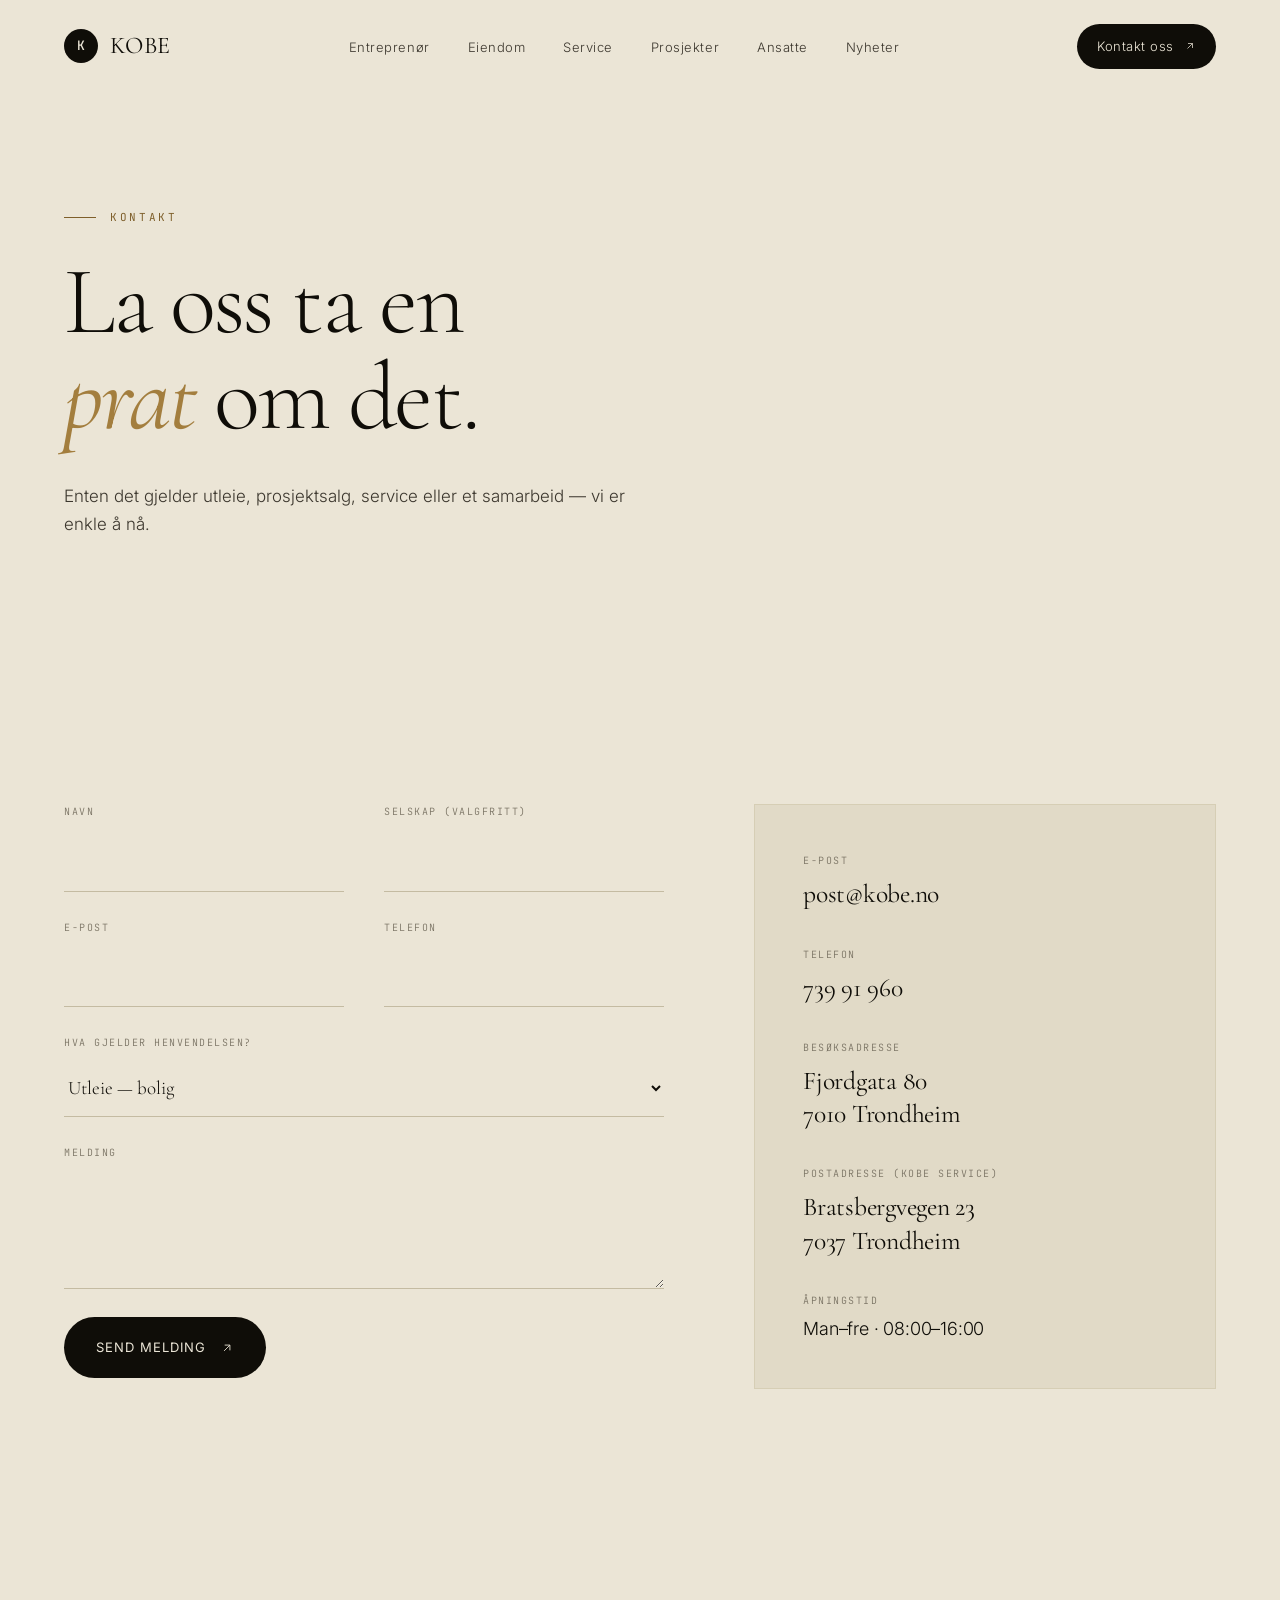
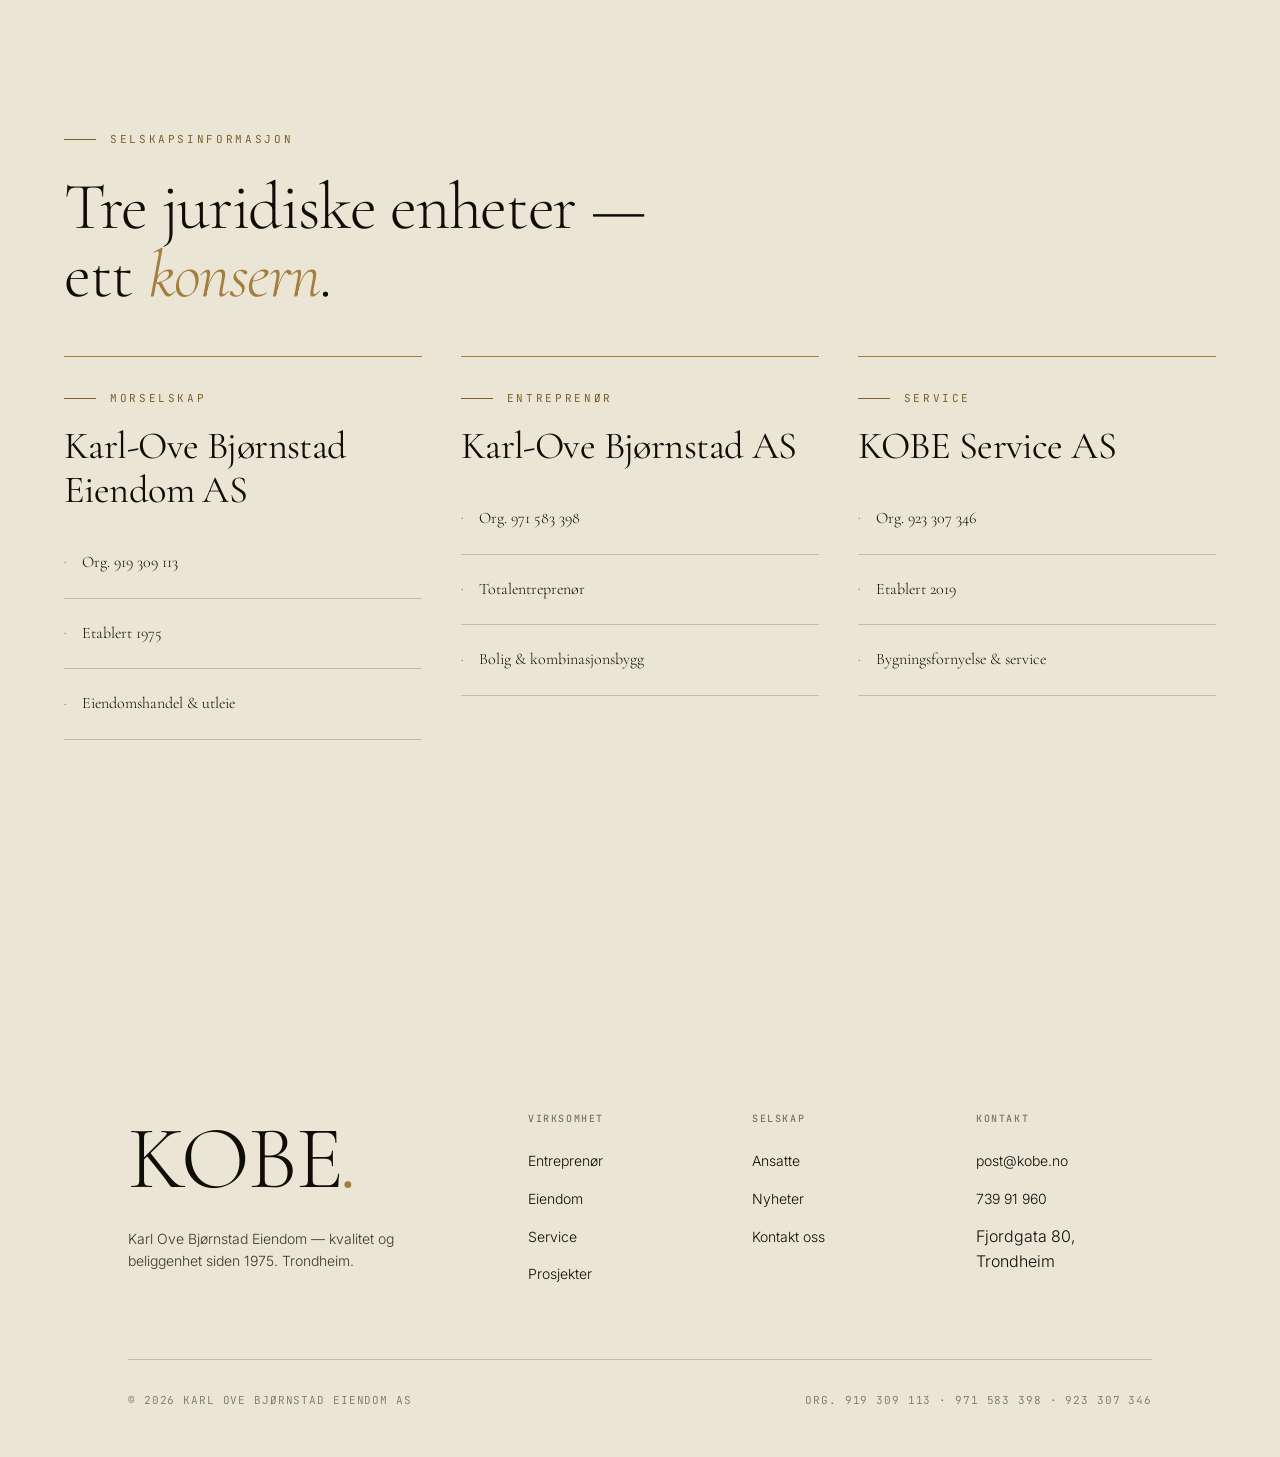
<file: kontakt.html>
<!DOCTYPE html>
<html lang="nb">
<head>
  <meta charset="UTF-8" />
  <meta name="viewport" content="width=device-width, initial-scale=1.0" />
  <title>Kontakt oss — KOBE</title>
  <meta name="description" content="Ta kontakt med Karl Ove Bjørnstad Eiendom. Besøk oss på Fjordgata 80, ring 739 91 960 eller send e-post." />
  <link rel="preconnect" href="https://fonts.googleapis.com" />
  <link rel="preconnect" href="https://fonts.gstatic.com" crossorigin />
  <link href="https://fonts.googleapis.com/css2?family=Cormorant+Garamond:ital,wght@0,300;0,400;0,500;1,300;1,400&family=Inter:wght@300;400;500&family=JetBrains+Mono:wght@400;500&display=swap" rel="stylesheet" />
  <link rel="stylesheet" href="assets/css/styles.css" />
  <link rel="icon" href="data:image/svg+xml,%3Csvg xmlns='http://www.w3.org/2000/svg' viewBox='0 0 32 32'%3E%3Crect width='32' height='32' rx='16' fill='%230f0d08'/%3E%3Ctext x='50%25' y='58%25' text-anchor='middle' dominant-baseline='middle' font-family='serif' font-size='14' fill='%23ebe5d6'%3EK%3C/text%3E%3C/svg%3E" />
</head>
<body>
  <div class="scroll-progress"></div>

  <header class="nav">
    <a href="index.html" class="nav__logo"><span class="mark">K</span><span>KOBE</span></a>
    <nav><ul class="nav__links">
      <li><a href="entreprenor.html">Entreprenør</a></li>
      <li><a href="eiendom.html">Eiendom</a></li>
      <li><a href="service.html">Service</a></li>
      <li><a href="prosjekter.html">Prosjekter</a></li>
      <li><a href="ansatte.html">Ansatte</a></li>
      <li><a href="nyheter.html">Nyheter</a></li>
    </ul></nav>
    <a href="kontakt.html" class="nav__cta is-active">Kontakt oss
      <svg viewBox="0 0 24 24" fill="none" stroke="currentColor" stroke-width="1.5"><path d="M7 17L17 7M17 7H8M17 7V16"/></svg>
    </a>
    <button class="nav__burger" aria-label="Åpne meny"><span></span></button>
  </header>

  <div class="menu"><ul class="menu__links">
    <li><a href="index.html">Hjem</a></li>
    <li><a href="entreprenor.html">Entreprenør</a></li>
    <li><a href="eiendom.html">Eiendom</a></li>
    <li><a href="service.html">Service</a></li>
    <li><a href="prosjekter.html">Prosjekter</a></li>
    <li><a href="ansatte.html">Ansatte</a></li>
    <li><a href="nyheter.html">Nyheter</a></li>
    <li><a href="kontakt.html">Kontakt oss</a></li>
  </ul>
  <div class="menu__foot"><span>post@kobe.no · 739 91 960</span><span>Fjordgata 80, Trondheim</span></div>
  </div>

  <main>
    <section class="page-hero wrap">
      <div class="fade-up">
        <span class="eyebrow page-hero__eyebrow">Kontakt</span>
        <h1 class="h1 display">La oss ta en<br/><em>prat</em> om det.</h1>
        <p class="lead" style="margin-top:30px">Enten det gjelder utleie, prosjektsalg, service eller et samarbeid — vi er enkle å nå.</p>
      </div>
    </section>

    <section class="wrap">
      <div class="contact">
        <div class="fade-up">
          <form class="form-grid" onsubmit="event.preventDefault(); alert('Takk for din henvendelse! Vi tar kontakt snart.');">
            <div class="form-row">
              <label for="name">Navn</label>
              <input id="name" type="text" required />
            </div>
            <div class="form-row">
              <label for="company">Selskap (valgfritt)</label>
              <input id="company" type="text" />
            </div>
            <div class="form-row">
              <label for="email">E-post</label>
              <input id="email" type="email" required />
            </div>
            <div class="form-row">
              <label for="phone">Telefon</label>
              <input id="phone" type="tel" />
            </div>
            <div class="form-row full">
              <label for="topic">Hva gjelder henvendelsen?</label>
              <select id="topic">
                <option>Utleie — bolig</option>
                <option>Utleie — næring</option>
                <option>Prosjekt for salg</option>
                <option>Service / vedlikehold</option>
                <option>Totalentreprise / samarbeid</option>
                <option>Annet</option>
              </select>
            </div>
            <div class="form-row full">
              <label for="message">Melding</label>
              <textarea id="message" required></textarea>
            </div>
            <div class="full">
              <button type="submit" class="btn">Send melding
                <svg class="btn__arrow" viewBox="0 0 24 24" fill="none" stroke="currentColor" stroke-width="1.5"><path d="M7 17L17 7M17 7H8M17 7V16"/></svg>
              </button>
            </div>
          </form>
        </div>

        <aside class="contact__card fade-up">
          <div class="contact__row">
            <small>E-post</small>
            <a href="mailto:post@kobe.no">post@kobe.no</a>
          </div>
          <div class="contact__row">
            <small>Telefon</small>
            <a href="tel:+4773991960">739 91 960</a>
          </div>
          <div class="contact__row">
            <small>Besøksadresse</small>
            <span>Fjordgata 80<br/>7010 Trondheim</span>
          </div>
          <div class="contact__row">
            <small>Postadresse (KOBE Service)</small>
            <span>Bratsbergvegen 23<br/>7037 Trondheim</span>
          </div>
          <div class="contact__row">
            <small>Åpningstid</small>
            <span style="font-size:18px; font-family:var(--f-sans); font-weight:300;">Man–fre · 08:00–16:00</span>
          </div>
        </aside>
      </div>
    </section>

    <section class="wrap">
      <div class="fade-up">
        <span class="eyebrow">Selskapsinformasjon</span>
        <h2 class="h2" style="margin-top:24px; margin-bottom:48px">Tre juridiske enheter —<br/>ett <em style="color:var(--gold); font-style:italic;">konsern</em>.</h2>
      </div>
      <div class="grid grid-3 fade-up">
        <div style="border-top:1px solid var(--gold); padding-top:24px;">
          <span class="eyebrow">Morselskap</span>
          <h3 class="h3" style="margin-top:16px; margin-bottom:16px">Karl-Ove Bjørnstad Eiendom AS</h3>
          <ul class="ticker-list" style="grid-template-columns: 1fr;">
            <li>Org. 919 309 113</li>
            <li>Etablert 1975</li>
            <li>Eiendomshandel &amp; utleie</li>
          </ul>
        </div>
        <div style="border-top:1px solid var(--gold); padding-top:24px;">
          <span class="eyebrow">Entreprenør</span>
          <h3 class="h3" style="margin-top:16px; margin-bottom:16px">Karl-Ove Bjørnstad AS</h3>
          <ul class="ticker-list" style="grid-template-columns: 1fr;">
            <li>Org. 971 583 398</li>
            <li>Totalentreprenør</li>
            <li>Bolig &amp; kombinasjonsbygg</li>
          </ul>
        </div>
        <div style="border-top:1px solid var(--gold); padding-top:24px;">
          <span class="eyebrow">Service</span>
          <h3 class="h3" style="margin-top:16px; margin-bottom:16px">KOBE Service AS</h3>
          <ul class="ticker-list" style="grid-template-columns: 1fr;">
            <li>Org. 923 307 346</li>
            <li>Etablert 2019</li>
            <li>Bygningsfornyelse &amp; service</li>
          </ul>
        </div>
      </div>
    </section>
  </main>

  <footer class="footer"><div class="wrap">
    <div class="footer__grid">
      <div><div class="footer__brand">KOBE<em>.</em></div><p style="max-width:36ch; font-size:14px;">Karl Ove Bjørnstad Eiendom — kvalitet og beliggenhet siden 1975. Trondheim.</p></div>
      <div><h4>Virksomhet</h4><ul><li><a href="entreprenor.html">Entreprenør</a></li><li><a href="eiendom.html">Eiendom</a></li><li><a href="service.html">Service</a></li><li><a href="prosjekter.html">Prosjekter</a></li></ul></div>
      <div><h4>Selskap</h4><ul><li><a href="ansatte.html">Ansatte</a></li><li><a href="nyheter.html">Nyheter</a></li><li><a href="kontakt.html">Kontakt oss</a></li></ul></div>
      <div><h4>Kontakt</h4><ul><li><a href="mailto:post@kobe.no">post@kobe.no</a></li><li><a href="tel:+4773991960">739 91 960</a></li><li>Fjordgata 80, Trondheim</li></ul></div>
    </div>
    <div class="footer__bottom"><span>© <span data-year>2026</span> Karl Ove Bjørnstad Eiendom AS</span><span>Org. 919 309 113 · 971 583 398 · 923 307 346</span></div>
  </div></footer>

  <script src="assets/js/main.js"></script>
</body>
</html>
</file>
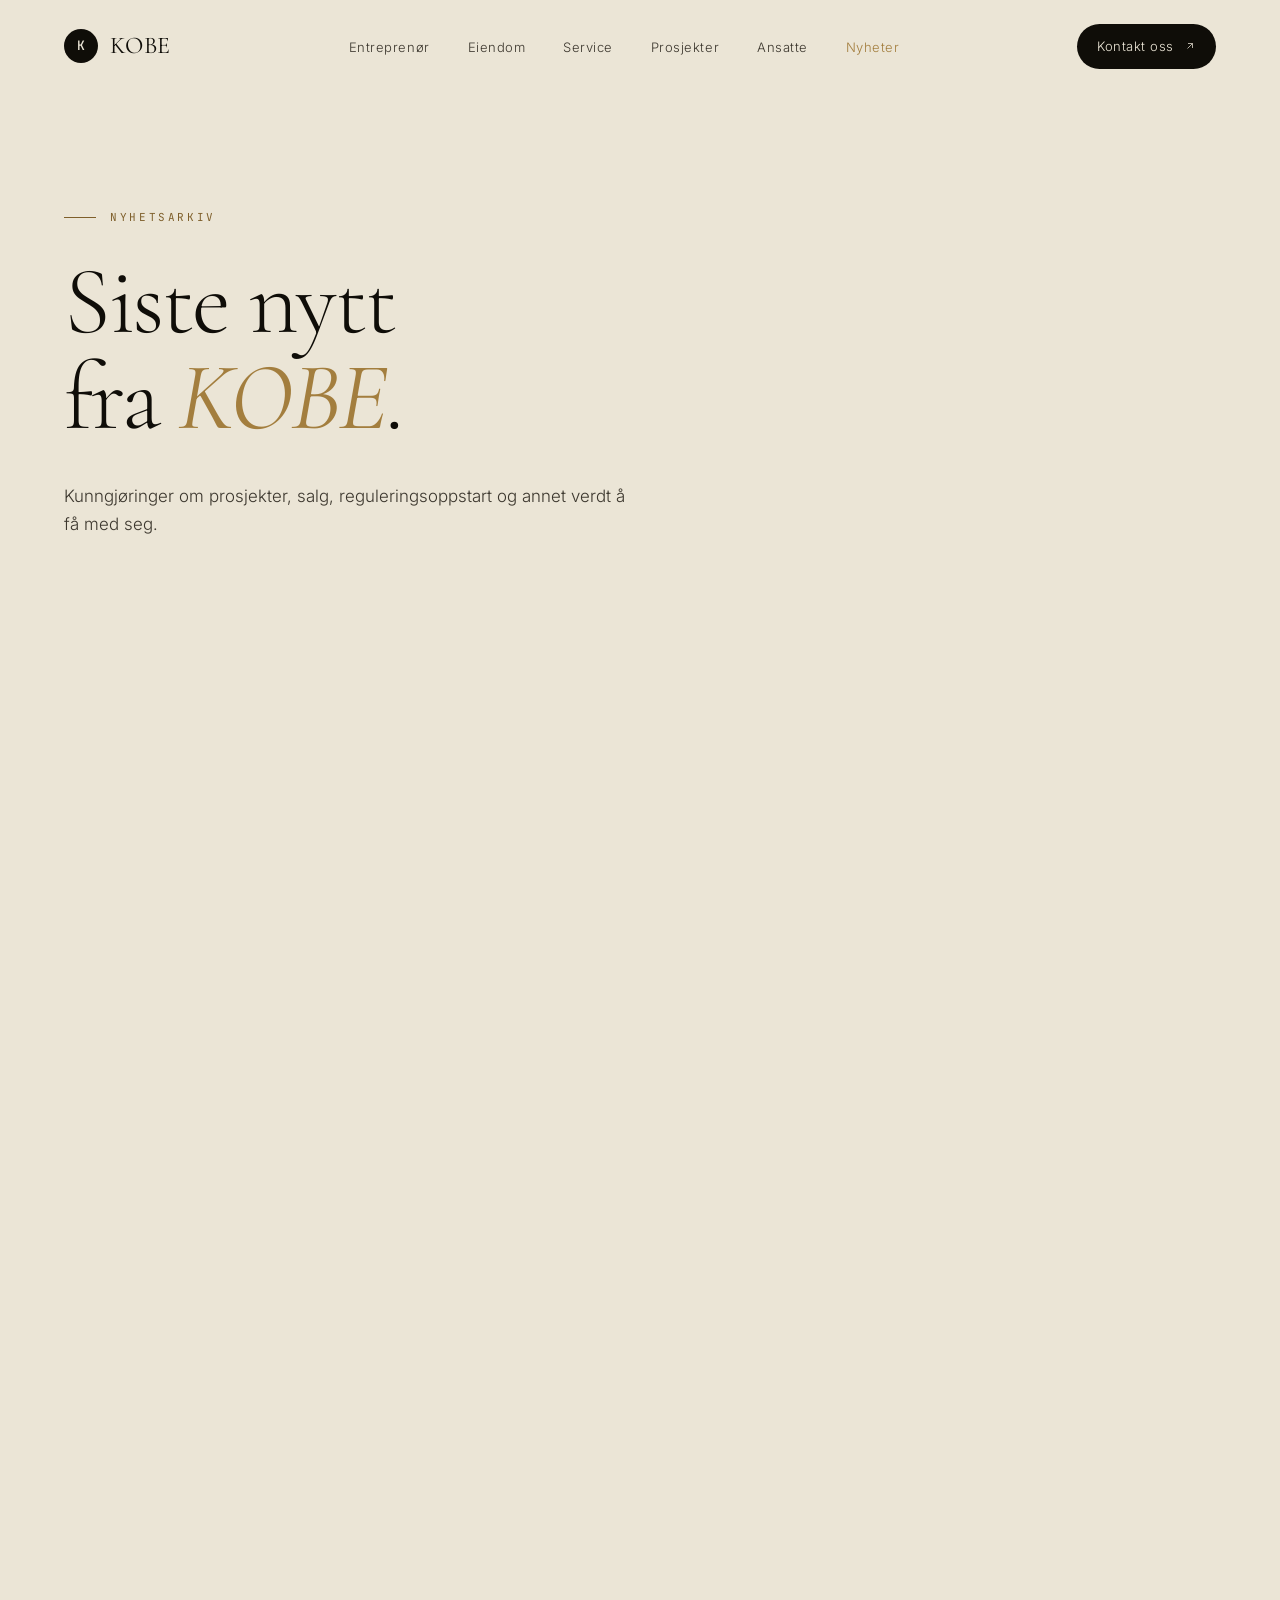
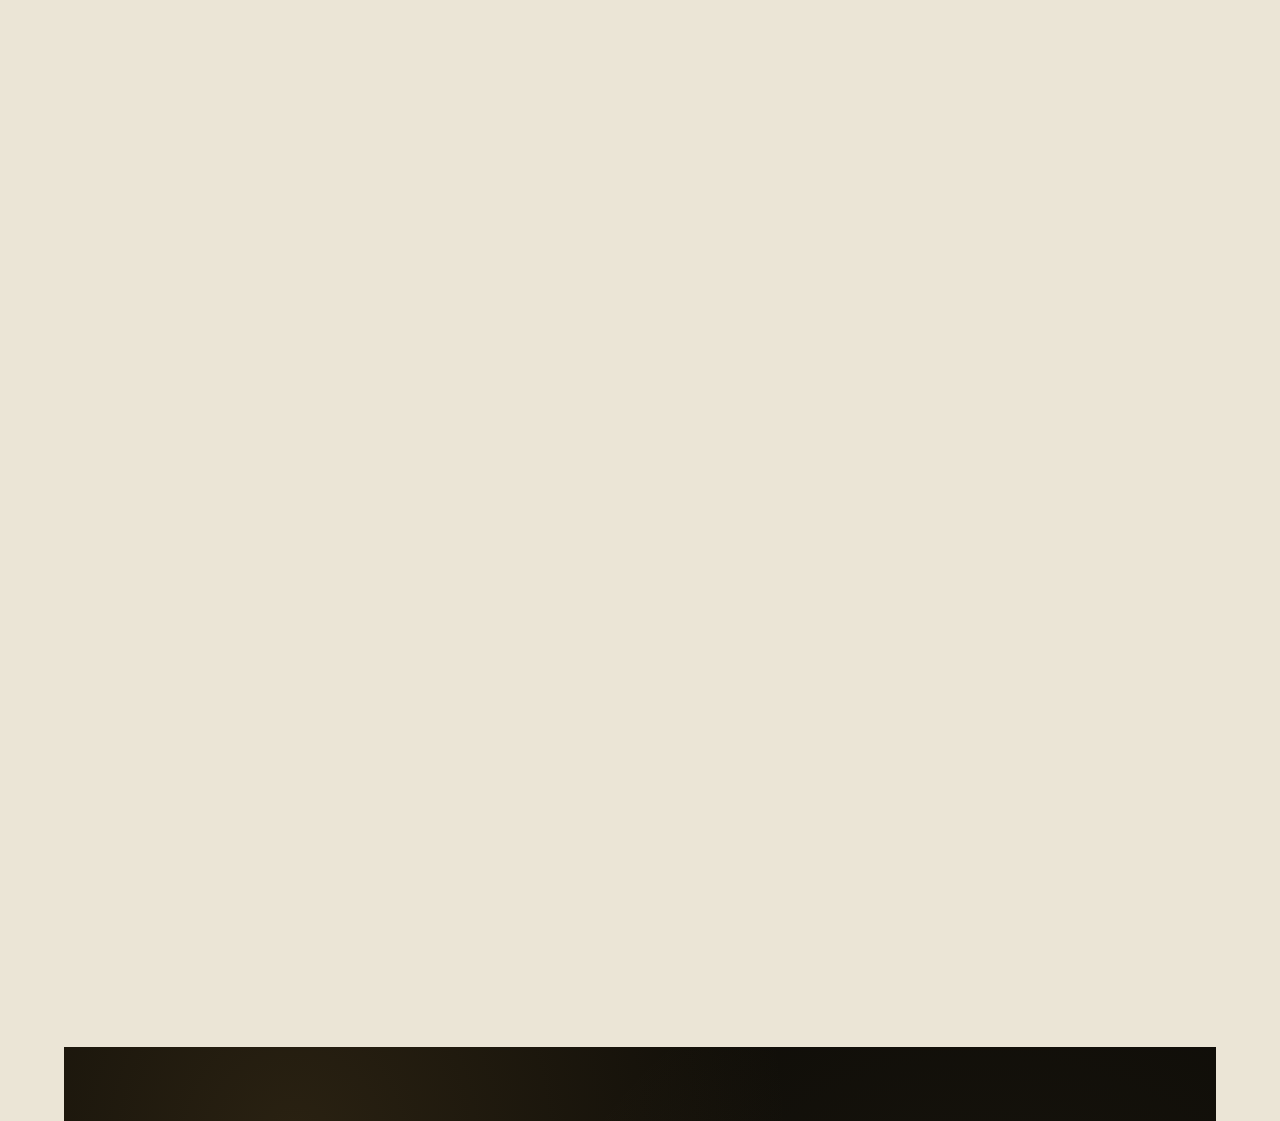
<file: nyheter.html>
<!DOCTYPE html>
<html lang="nb">
<head>
  <meta charset="UTF-8" />
  <meta name="viewport" content="width=device-width, initial-scale=1.0" />
  <title>Nyheter — KOBE</title>
  <meta name="description" content="Siste nytt fra Karl Ove Bjørnstad Eiendom." />
  <link rel="preconnect" href="https://fonts.googleapis.com" />
  <link rel="preconnect" href="https://fonts.gstatic.com" crossorigin />
  <link href="https://fonts.googleapis.com/css2?family=Cormorant+Garamond:ital,wght@0,300;0,400;0,500;1,300;1,400&family=Inter:wght@300;400;500&family=JetBrains+Mono:wght@400;500&display=swap" rel="stylesheet" />
  <link rel="stylesheet" href="assets/css/styles.css" />
  <link rel="icon" href="data:image/svg+xml,%3Csvg xmlns='http://www.w3.org/2000/svg' viewBox='0 0 32 32'%3E%3Crect width='32' height='32' rx='16' fill='%230f0d08'/%3E%3Ctext x='50%25' y='58%25' text-anchor='middle' dominant-baseline='middle' font-family='serif' font-size='14' fill='%23ebe5d6'%3EK%3C/text%3E%3C/svg%3E" />
</head>
<body>
  <div class="scroll-progress"></div>

  <header class="nav">
    <a href="index.html" class="nav__logo"><span class="mark">K</span><span>KOBE</span></a>
    <nav><ul class="nav__links">
      <li><a href="entreprenor.html">Entreprenør</a></li>
      <li><a href="eiendom.html">Eiendom</a></li>
      <li><a href="service.html">Service</a></li>
      <li><a href="prosjekter.html">Prosjekter</a></li>
      <li><a href="ansatte.html">Ansatte</a></li>
      <li><a href="nyheter.html" class="is-active">Nyheter</a></li>
    </ul></nav>
    <a href="kontakt.html" class="nav__cta">Kontakt oss
      <svg viewBox="0 0 24 24" fill="none" stroke="currentColor" stroke-width="1.5"><path d="M7 17L17 7M17 7H8M17 7V16"/></svg>
    </a>
    <button class="nav__burger" aria-label="Åpne meny"><span></span></button>
  </header>

  <div class="menu"><ul class="menu__links">
    <li><a href="index.html">Hjem</a></li>
    <li><a href="entreprenor.html">Entreprenør</a></li>
    <li><a href="eiendom.html">Eiendom</a></li>
    <li><a href="service.html">Service</a></li>
    <li><a href="prosjekter.html">Prosjekter</a></li>
    <li><a href="ansatte.html">Ansatte</a></li>
    <li><a href="nyheter.html">Nyheter</a></li>
    <li><a href="kontakt.html">Kontakt oss</a></li>
  </ul>
  <div class="menu__foot"><span>post@kobe.no · 739 91 960</span><span>Fjordgata 80, Trondheim</span></div>
  </div>

  <main>
    <section class="page-hero wrap">
      <div class="fade-up">
        <span class="eyebrow page-hero__eyebrow">Nyhetsarkiv</span>
        <h1 class="h1 display">Siste nytt<br/>fra <em>KOBE</em>.</h1>
        <p class="lead" style="margin-top:30px">Kunngjøringer om prosjekter, salg, reguleringsoppstart og annet verdt å få med seg.</p>
      </div>
    </section>

    <section class="wrap">
      <div class="fade-up">
        <a href="#" class="news__item">
          <span class="news__date">April 2026</span>
          <span class="news__tag">Prosjekt</span>
          <span class="news__title">Oppstart regulering — Nedre Møllenberg gate 99/101</span>
          <span class="news__arrow"><svg width="14" height="14" viewBox="0 0 24 24" fill="none" stroke="currentColor" stroke-width="1.5"><path d="M7 17L17 7M17 7H8M17 7V16"/></svg></span>
        </a>
        <a href="#" class="news__item">
          <span class="news__date">Mars 2026</span>
          <span class="news__tag">Salg</span>
          <span class="news__title">Via Rosendal — 40 nye leiligheter med treningssenter og offentlig park</span>
          <span class="news__arrow"><svg width="14" height="14" viewBox="0 0 24 24" fill="none" stroke="currentColor" stroke-width="1.5"><path d="M7 17L17 7M17 7H8M17 7V16"/></svg></span>
        </a>
        <a href="#" class="news__item">
          <span class="news__date">Februar 2026</span>
          <span class="news__tag">Service</span>
          <span class="news__title">KOBE Service styrker staben — nye fagarbeidere innen brannsikring</span>
          <span class="news__arrow"><svg width="14" height="14" viewBox="0 0 24 24" fill="none" stroke="currentColor" stroke-width="1.5"><path d="M7 17L17 7M17 7H8M17 7V16"/></svg></span>
        </a>
        <a href="#" class="news__item">
          <span class="news__date">Januar 2026</span>
          <span class="news__tag">Eiendom</span>
          <span class="news__title">Nye næringslokaler i sentrum — ledige for innflytting i løpet av våren</span>
          <span class="news__arrow"><svg width="14" height="14" viewBox="0 0 24 24" fill="none" stroke="currentColor" stroke-width="1.5"><path d="M7 17L17 7M17 7H8M17 7V16"/></svg></span>
        </a>
        <a href="#" class="news__item">
          <span class="news__date">November 2025</span>
          <span class="news__tag">Selskap</span>
          <span class="news__title">50 år med KOBE — et tilbakeblikk på fem tiår i Trondheim</span>
          <span class="news__arrow"><svg width="14" height="14" viewBox="0 0 24 24" fill="none" stroke="currentColor" stroke-width="1.5"><path d="M7 17L17 7M17 7H8M17 7V16"/></svg></span>
        </a>
        <a href="#" class="news__item">
          <span class="news__date">September 2025</span>
          <span class="news__tag">Prosjekt</span>
          <span class="news__title">Saksvik Øvre ferdigstilt — inspirert av det tradisjonelle gårdstunet</span>
          <span class="news__arrow"><svg width="14" height="14" viewBox="0 0 24 24" fill="none" stroke="currentColor" stroke-width="1.5"><path d="M7 17L17 7M17 7H8M17 7V16"/></svg></span>
        </a>
      </div>
    </section>

    <div class="cta fade-up">
      <div class="cta__inner">
        <div>
          <span class="eyebrow">Nyhetsbrev</span>
          <h2 class="h2" style="margin-top:24px">Hold deg <em>oppdatert</em>.</h2>
          <p style="color: var(--bg-alt); opacity: 0.7; max-width: 44ch; margin-top: 24px;">Send oss en e-post, så legger vi deg på listen over de som får vite om nye prosjekter og salg først.</p>
        </div>
        <a href="mailto:post@kobe.no" class="btn">post@kobe.no
          <svg class="btn__arrow" viewBox="0 0 24 24" fill="none" stroke="currentColor" stroke-width="1.5"><path d="M7 17L17 7M17 7H8M17 7V16"/></svg>
        </a>
      </div>
    </div>
  </main>

  <footer class="footer"><div class="wrap">
    <div class="footer__grid">
      <div><div class="footer__brand">KOBE<em>.</em></div><p style="max-width:36ch; font-size:14px;">Karl Ove Bjørnstad Eiendom — kvalitet og beliggenhet siden 1975. Trondheim.</p></div>
      <div><h4>Virksomhet</h4><ul><li><a href="entreprenor.html">Entreprenør</a></li><li><a href="eiendom.html">Eiendom</a></li><li><a href="service.html">Service</a></li><li><a href="prosjekter.html">Prosjekter</a></li></ul></div>
      <div><h4>Selskap</h4><ul><li><a href="ansatte.html">Ansatte</a></li><li><a href="nyheter.html">Nyheter</a></li><li><a href="kontakt.html">Kontakt oss</a></li></ul></div>
      <div><h4>Kontakt</h4><ul><li><a href="mailto:post@kobe.no">post@kobe.no</a></li><li><a href="tel:+4773991960">739 91 960</a></li><li>Fjordgata 80, Trondheim</li></ul></div>
    </div>
    <div class="footer__bottom"><span>© <span data-year>2026</span> Karl Ove Bjørnstad Eiendom AS</span><span>Org. 919 309 113 · 971 583 398 · 923 307 346</span></div>
  </div></footer>

  <script src="assets/js/main.js"></script>
</body>
</html>
</file>
<file: assets/css/styles.css>
/* ==========================================================================
   KOBE — Karl Ove Bjørnstad Eiendom
   Exclusive editorial redesign — v2
   ========================================================================== */

:root {
  --bg: #ebe5d6;
  --bg-alt: #e1dac7;
  --bg-dark: #0f0d08;
  --ink: #0f0d08;
  --ink-soft: #3c372e;
  --ink-mute: #7b7465;
  --line: #c4bba2;
  --line-soft: #d6ceb5;

  --gold: #a37e3e;
  --gold-dark: #7e5f2b;
  --gold-soft: #d4b87a;

  --cream: #f4ecd8;
  --white: #faf5e6;

  --f-serif: "Cormorant Garamond", "Times New Roman", serif;
  --f-sans: "Inter", -apple-system, BlinkMacSystemFont, "Segoe UI", sans-serif;
  --f-mono: "JetBrains Mono", "SF Mono", Menlo, monospace;

  --ease: cubic-bezier(0.22, 1, 0.36, 1);

  --max: 1440px;
  --gutter: clamp(24px, 5vw, 72px);
  --section-pad: clamp(96px, 13vw, 200px);
}

* { box-sizing: border-box; margin: 0; padding: 0; }

html, body {
  background: var(--bg);
  color: var(--ink);
  font-family: var(--f-sans);
  font-size: 16px;
  line-height: 1.6;
  font-weight: 300;
  -webkit-font-smoothing: antialiased;
  -moz-osx-font-smoothing: grayscale;
  overflow-x: hidden;
}

img, svg, video { display: block; max-width: 100%; height: auto; }
a { color: inherit; text-decoration: none; }
button { font: inherit; background: none; border: 0; color: inherit; cursor: pointer; }
::selection { background: var(--gold); color: var(--white); }
section { content-visibility: auto; contain-intrinsic-size: 800px; }

/* Typography */
.eyebrow {
  font-family: var(--f-mono);
  font-size: 11px;
  letter-spacing: 0.24em;
  text-transform: uppercase;
  color: var(--gold-dark);
  display: inline-flex;
  align-items: center;
  gap: 14px;
  font-weight: 400;
}
.eyebrow::before {
  content: "";
  width: 32px;
  height: 1px;
  background: currentColor;
  display: inline-block;
}

h1, h2, h3, h4 {
  font-family: var(--f-serif);
  font-weight: 400;
  letter-spacing: -0.02em;
  line-height: 1;
  color: var(--ink);
}

.display {
  font-family: var(--f-serif);
  font-size: clamp(64px, 13vw, 220px);
  line-height: 0.9;
  letter-spacing: -0.03em;
  font-weight: 300;
}
.display em { font-style: italic; color: var(--gold); font-weight: 400; }

.h1 { font-size: clamp(46px, 7.5vw, 108px); line-height: 1; letter-spacing: -0.025em; font-weight: 300; }
.h2 { font-size: clamp(36px, 5.2vw, 76px); line-height: 1.02; letter-spacing: -0.02em; font-weight: 300; }
.h3 { font-size: clamp(26px, 3vw, 42px); line-height: 1.15; letter-spacing: -0.015em; }
.h4 { font-size: clamp(20px, 1.6vw, 26px); line-height: 1.3; }

.lead {
  font-size: clamp(17px, 1.3vw, 20px);
  line-height: 1.65;
  color: var(--ink-soft);
  font-weight: 300;
  max-width: 58ch;
}

p { color: var(--ink-soft); }

.prose { max-width: 62ch; }
.prose p {
  font-size: 17px;
  line-height: 1.8;
  color: var(--ink-soft);
  margin-bottom: 1.4em;
  font-weight: 300;
}
.prose p:first-of-type::first-letter {
  font-family: var(--f-serif);
  font-size: 5em;
  float: left;
  line-height: 0.85;
  margin-right: 12px;
  margin-top: 4px;
  color: var(--gold);
  font-weight: 400;
}

/* Layout */
.wrap {
  width: 100%;
  max-width: var(--max);
  margin: 0 auto;
  padding-left: var(--gutter);
  padding-right: var(--gutter);
}

section { padding-top: var(--section-pad); padding-bottom: var(--section-pad); }

.grid { display: grid; gap: clamp(24px, 3vw, 48px); }
.grid-2 { grid-template-columns: repeat(2, 1fr); }
.grid-3 { grid-template-columns: repeat(3, 1fr); }
.grid-4 { grid-template-columns: repeat(4, 1fr); }

@media (max-width: 900px) {
  .grid-2, .grid-3, .grid-4 { grid-template-columns: 1fr; }
}

.divider { height: 1px; background: var(--line); width: 100%; }

/* Navigation */
.nav {
  position: fixed;
  top: 0; left: 0; right: 0;
  z-index: 50;
  padding: 24px var(--gutter);
  display: flex;
  align-items: center;
  justify-content: space-between;
  transition: padding 0.35s ease, background 0.35s ease;
}
.nav.is-scrolled {
  padding-top: 14px;
  padding-bottom: 14px;
  background: rgba(235, 229, 214, 0.88);
  backdrop-filter: blur(12px);
  -webkit-backdrop-filter: blur(12px);
  border-bottom: 1px solid var(--line-soft);
}

.nav__logo {
  font-family: var(--f-serif);
  font-size: 24px;
  font-weight: 400;
  letter-spacing: 0.02em;
  display: inline-flex;
  align-items: center;
  gap: 12px;
}
.nav__logo .mark {
  width: 34px; height: 34px;
  border-radius: 50%;
  background: var(--ink);
  color: var(--bg);
  display: inline-grid;
  place-items: center;
  font-size: 13px;
  letter-spacing: 0.05em;
  font-family: var(--f-mono);
  font-weight: 500;
}

.nav__links {
  display: flex;
  gap: 2px;
  align-items: center;
  list-style: none;
}
.nav__links a {
  padding: 10px 18px;
  font-size: 13px;
  letter-spacing: 0.04em;
  border-radius: 999px;
  transition: color 0.3s ease;
  color: var(--ink-soft);
}
.nav__links a:hover { color: var(--ink); }
.nav__links a.is-active { color: var(--gold); }

.nav__cta {
  display: inline-flex;
  align-items: center;
  gap: 10px;
  padding: 12px 20px;
  background: var(--ink);
  color: var(--bg);
  border-radius: 999px;
  font-size: 13px;
  letter-spacing: 0.04em;
  transition: background 0.3s ease;
}
.nav__cta:hover { background: var(--gold); }
.nav__cta svg { width: 12px; height: 12px; }

.nav__burger {
  display: none;
  width: 44px; height: 44px;
  border-radius: 50%;
  border: 1px solid var(--line);
  align-items: center;
  justify-content: center;
  background: transparent;
}
.nav__burger span { width: 16px; height: 1px; background: currentColor; position: relative; }
.nav__burger span::after {
  content: ""; position: absolute; left: 0; top: -5px;
  width: 16px; height: 1px; background: currentColor;
  transition: transform 0.3s ease, top 0.3s ease;
}
.nav__burger.is-open span { transform: rotate(45deg); }
.nav__burger.is-open span::after { top: 0; transform: rotate(-90deg); }

@media (max-width: 1024px) {
  .nav__links, .nav__cta { display: none; }
  .nav__burger { display: inline-flex; }
}

.menu {
  position: fixed;
  inset: 0;
  background: var(--bg);
  z-index: 49;
  padding: 100px var(--gutter) 40px;
  display: flex;
  flex-direction: column;
  justify-content: space-between;
  transform: translateY(-100%);
  transition: transform 0.5s ease;
  overflow-y: auto;
}
.menu.is-open { transform: translateY(0); }
.menu__links { list-style: none; display: flex; flex-direction: column; gap: 0; }
.menu__links a {
  display: block;
  padding: 18px 0;
  font-family: var(--f-serif);
  font-size: clamp(36px, 7vw, 68px);
  border-bottom: 1px solid var(--line);
  font-weight: 300;
}
.menu__foot {
  font-size: 13px;
  color: var(--ink-mute);
  display: flex;
  justify-content: space-between;
  flex-wrap: wrap;
  gap: 20px;
  font-family: var(--f-mono);
}

/* Hero */
.hero {
  min-height: 100vh;
  padding-top: 160px;
  padding-bottom: 80px;
  position: relative;
  display: flex;
  flex-direction: column;
  justify-content: space-between;
}
.hero__top {
  display: flex;
  justify-content: space-between;
  align-items: flex-start;
  gap: 60px;
  margin-bottom: auto;
}
.hero__top p {
  max-width: 38ch;
  font-size: 14px;
  color: var(--ink-soft);
  font-weight: 300;
  line-height: 1.6;
}
.hero__body { margin-top: auto; }
.hero__meta {
  display: flex;
  justify-content: space-between;
  align-items: flex-end;
  margin-top: 56px;
  padding-top: 24px;
  border-top: 1px solid var(--line);
  font-family: var(--f-mono);
  font-size: 11px;
  letter-spacing: 0.12em;
  text-transform: uppercase;
  color: var(--ink-soft);
  flex-wrap: wrap;
  gap: 20px;
}
.hero__meta strong { color: var(--ink); font-weight: 500; }

.marquee {
  margin-top: 48px;
  overflow: hidden;
  white-space: nowrap;
  border-top: 1px solid var(--line);
  border-bottom: 1px solid var(--line);
  padding: 18px 0;
}
.marquee__inner {
  display: inline-flex;
  gap: 64px;
  animation: marquee 50s linear infinite;
  font-family: var(--f-serif);
  font-size: 24px;
  color: var(--ink);
  font-style: italic;
  font-weight: 300;
}
.marquee__inner span { display: inline-flex; align-items: center; gap: 64px; }
.marquee__inner span::after {
  content: "◆";
  color: var(--gold);
  font-size: 10px;
  font-style: normal;
}
@keyframes marquee {
  from { transform: translateX(0); }
  to { transform: translateX(-50%); }
}

/* Buttons */
.btn {
  display: inline-flex;
  align-items: center;
  gap: 14px;
  padding: 20px 32px;
  background: var(--ink);
  color: var(--bg);
  border-radius: 999px;
  font-size: 13px;
  letter-spacing: 0.08em;
  text-transform: uppercase;
  font-weight: 400;
  transition: background 0.3s ease, color 0.3s ease;
}
.btn:hover { background: var(--gold); color: var(--white); }
.btn--ghost {
  background: transparent;
  color: var(--ink);
  border: 1px solid var(--ink);
}
.btn--ghost:hover { background: var(--ink); color: var(--bg); border-color: var(--ink); }
.btn__arrow { width: 14px; height: 14px; transition: transform 0.3s ease; }
.btn:hover .btn__arrow { transform: translate(3px, -3px); }

.link-arrow {
  display: inline-flex;
  align-items: center;
  gap: 12px;
  padding-bottom: 6px;
  border-bottom: 1px solid var(--line);
  font-size: 13px;
  letter-spacing: 0.04em;
  transition: border-color 0.3s ease, color 0.3s ease;
}
.link-arrow:hover { color: var(--gold); border-color: var(--gold); }
.link-arrow svg { width: 12px; height: 12px; transition: transform 0.3s ease; }
.link-arrow:hover svg { transform: translate(3px, -3px); }

/* Intro */
.intro {
  display: grid;
  grid-template-columns: 1fr 1.3fr;
  gap: clamp(40px, 7vw, 140px);
  align-items: flex-start;
}
@media (max-width: 900px) { .intro { grid-template-columns: 1fr; } }
.intro h2 { margin-bottom: 32px; }
.intro .pillar {
  font-family: var(--f-serif);
  font-size: clamp(24px, 2.6vw, 38px);
  line-height: 1.35;
  color: var(--ink);
  font-weight: 300;
  letter-spacing: -0.015em;
}
.intro .pillar em { color: var(--gold); font-style: italic; font-weight: 400; }
.intro__meta {
  margin-top: 56px;
  display: grid;
  grid-template-columns: repeat(3, 1fr);
  gap: 32px;
}
.intro__meta div { border-top: 1px solid var(--gold); padding-top: 20px; }
.intro__meta .big {
  font-family: var(--f-serif);
  font-size: 56px;
  line-height: 1;
  display: block;
  margin-bottom: 10px;
  font-weight: 300;
  color: var(--ink);
}
.intro__meta small {
  font-family: var(--f-mono);
  text-transform: uppercase;
  letter-spacing: 0.12em;
  font-size: 10px;
  color: var(--ink-mute);
}

/* Services */
.services { background: var(--bg-alt); }
.services__head {
  display: flex;
  justify-content: space-between;
  align-items: flex-end;
  gap: 60px;
  margin-bottom: clamp(56px, 8vw, 100px);
  flex-wrap: wrap;
}
.service {
  display: grid;
  grid-template-columns: 100px 1fr auto;
  gap: 48px;
  align-items: center;
  padding: 48px 0;
  border-top: 1px solid var(--line);
  transition: padding 0.4s ease;
  text-decoration: none;
}
.service:last-child { border-bottom: 1px solid var(--line); }
.service__num {
  font-family: var(--f-mono);
  font-size: 11px;
  letter-spacing: 0.15em;
  color: var(--gold-dark);
  text-transform: uppercase;
}
.service__title {
  font-family: var(--f-serif);
  font-size: clamp(32px, 4vw, 64px);
  line-height: 1;
  letter-spacing: -0.02em;
  font-weight: 300;
  transition: color 0.4s ease, font-style 0.4s ease;
}
.service__desc {
  max-width: 48ch;
  font-size: 14px;
  color: var(--ink-soft);
  line-height: 1.6;
  margin-top: 12px;
  font-weight: 300;
}
.service__arrow {
  width: 54px; height: 54px;
  border-radius: 50%;
  border: 1px solid var(--ink);
  display: grid; place-items: center;
  transition: background 0.4s ease, color 0.4s ease, transform 0.4s ease, border-color 0.4s ease;
  flex-shrink: 0;
}
.service:hover .service__arrow {
  background: var(--gold);
  color: var(--white);
  border-color: var(--gold);
  transform: rotate(-45deg);
}
.service:hover .service__title { color: var(--gold); font-style: italic; }

@media (max-width: 800px) {
  .service { grid-template-columns: 1fr auto; gap: 24px; }
  .service__num { display: none; }
}

/* Projects */
.projects__head {
  display: flex;
  justify-content: space-between;
  align-items: flex-end;
  gap: 40px;
  margin-bottom: 72px;
  flex-wrap: wrap;
}
.project {
  position: relative;
  overflow: hidden;
  aspect-ratio: 4/5;
  display: block;
  background: var(--ink);
  color: var(--white);
}
.project__img {
  position: absolute;
  inset: 0;
  width: 100%;
  height: 100%;
  object-fit: cover;
  transition: transform 1.2s ease, filter 0.6s ease;
  filter: grayscale(20%) contrast(1.05);
}
.project:hover .project__img {
  transform: scale(1.04);
  filter: grayscale(0%) contrast(1);
}
.project::after {
  content: "";
  position: absolute; inset: 0;
  background: linear-gradient(180deg, rgba(0,0,0,0) 40%, rgba(15,13,8,0.85) 100%);
  z-index: 1;
  pointer-events: none;
}
.project__body {
  position: absolute;
  left: 32px; right: 32px; bottom: 32px;
  display: flex;
  justify-content: space-between;
  align-items: flex-end;
  gap: 20px;
  z-index: 2;
}
.project__label {
  font-family: var(--f-mono);
  font-size: 10px;
  letter-spacing: 0.15em;
  text-transform: uppercase;
  color: var(--gold-soft);
  margin-bottom: 12px;
}
.project__title {
  font-family: var(--f-serif);
  font-size: clamp(26px, 2.8vw, 42px);
  line-height: 1;
  letter-spacing: -0.015em;
  font-weight: 300;
  color: var(--white);
}
.project__title em { font-style: italic; color: var(--gold-soft); }
.project__arrow {
  width: 48px; height: 48px;
  border-radius: 50%;
  background: rgba(244, 236, 216, 0.15);
  backdrop-filter: blur(6px);
  display: grid; place-items: center;
  transition: background 0.4s ease, transform 0.4s ease;
  flex-shrink: 0;
  color: var(--white);
}
.project:hover .project__arrow { background: var(--gold); transform: rotate(-45deg); }

/* Feature row */
.feature {
  display: grid;
  grid-template-columns: 1fr 1fr;
  gap: clamp(40px, 7vw, 120px);
  align-items: center;
}
@media (max-width: 900px) { .feature { grid-template-columns: 1fr; } }
.feature__media {
  aspect-ratio: 4/5;
  overflow: hidden;
  position: relative;
}
.feature__media img {
  width: 100%;
  height: 100%;
  object-fit: cover;
  filter: grayscale(15%) contrast(1.05);
}
.feature__tag {
  font-family: var(--f-mono);
  font-size: 11px;
  letter-spacing: 0.15em;
  text-transform: uppercase;
  color: var(--gold-dark);
  margin-bottom: 18px;
  display: inline-block;
}
.feature__list {
  list-style: none;
  margin-top: 48px;
  border-top: 1px solid var(--line);
}
.feature__list li {
  padding: 22px 0;
  border-bottom: 1px solid var(--line);
  display: flex;
  justify-content: space-between;
  gap: 20px;
  font-size: 14px;
  font-weight: 300;
}
.feature__list li span:first-child {
  color: var(--ink-mute);
  font-family: var(--f-mono);
  font-size: 11px;
  letter-spacing: 0.1em;
  text-transform: uppercase;
}
.feature__list li span:last-child {
  font-family: var(--f-serif);
  font-size: 17px;
  color: var(--ink);
}

/* Team */
.team {
  display: grid;
  grid-template-columns: repeat(3, 1fr);
  gap: 48px;
}
@media (max-width: 900px) { .team { grid-template-columns: repeat(2, 1fr); } }
@media (max-width: 600px) { .team { grid-template-columns: 1fr; gap: 32px; } }

.person__avatar {
  aspect-ratio: 3/4;
  background: var(--bg-alt);
  overflow: hidden;
  position: relative;
  transition: transform 0.5s ease;
}
.person:hover .person__avatar { transform: translateY(-6px); }
.person__avatar img {
  width: 100%;
  height: 100%;
  object-fit: cover;
  filter: grayscale(40%) contrast(1.05) sepia(8%);
  transition: filter 0.5s ease;
}
.person:hover .person__avatar img { filter: grayscale(0%) contrast(1) sepia(0%); }

.person__name {
  font-family: var(--f-serif);
  font-size: 26px;
  margin-top: 20px;
  letter-spacing: -0.01em;
  font-weight: 400;
}
.person__role {
  font-family: var(--f-mono);
  font-size: 11px;
  letter-spacing: 0.12em;
  text-transform: uppercase;
  color: var(--ink-mute);
  margin-top: 6px;
}

/* News */
.news__item {
  display: grid;
  grid-template-columns: 140px 120px 1fr auto;
  gap: 48px;
  align-items: center;
  padding: 36px 0;
  border-top: 1px solid var(--line);
  transition: padding 0.35s ease, background 0.35s ease;
}
.news__item:last-child { border-bottom: 1px solid var(--line); }
.news__item:hover { padding-left: 24px; padding-right: 24px; background: var(--bg-alt); }

.news__date {
  font-family: var(--f-mono);
  font-size: 11px;
  letter-spacing: 0.12em;
  text-transform: uppercase;
  color: var(--ink-mute);
}
.news__tag {
  font-size: 11px;
  color: var(--gold-dark);
  font-family: var(--f-mono);
  letter-spacing: 0.12em;
  text-transform: uppercase;
}
.news__title {
  font-family: var(--f-serif);
  font-size: clamp(22px, 2.1vw, 30px);
  line-height: 1.25;
  letter-spacing: -0.01em;
  font-weight: 400;
}
.news__arrow {
  width: 44px; height: 44px;
  border-radius: 50%;
  border: 1px solid var(--line);
  display: grid; place-items: center;
  transition: background 0.3s ease, color 0.3s ease, transform 0.4s ease, border-color 0.3s ease;
}
.news__item:hover .news__arrow {
  background: var(--ink);
  color: var(--bg);
  border-color: var(--ink);
  transform: rotate(-45deg);
}
@media (max-width: 900px) {
  .news__item { grid-template-columns: 1fr auto; gap: 12px; padding: 24px 0; }
  .news__date, .news__tag { grid-column: 1 / -1; display: inline; font-size: 10px; }
  .news__tag { margin-left: 14px; }
}

/* CTA */
.cta {
  background: var(--bg-dark);
  color: var(--bg);
  padding: clamp(64px, 10vw, 140px) clamp(32px, 6vw, 100px);
  position: relative;
  overflow: hidden;
  margin: 0 var(--gutter);
}
.cta::before {
  content: "";
  position: absolute;
  inset: 0;
  background:
    radial-gradient(circle at 20% 20%, rgba(163, 126, 62, 0.18), transparent 50%),
    radial-gradient(circle at 80% 80%, rgba(212, 184, 122, 0.06), transparent 50%);
  pointer-events: none;
}
.cta__inner {
  position: relative;
  display: grid;
  grid-template-columns: 1fr 1fr;
  gap: 60px;
  align-items: flex-end;
}
@media (max-width: 800px) { .cta__inner { grid-template-columns: 1fr; } }
.cta h2 { color: var(--bg); }
.cta h2 em { color: var(--gold-soft); font-style: italic; }
.cta .eyebrow { color: var(--gold-soft); }
.cta .btn { background: var(--bg); color: var(--ink); justify-self: flex-end; }
.cta .btn:hover { background: var(--gold); color: var(--white); }

/* Footer */
.footer {
  background: var(--bg);
  padding: 80px var(--gutter) 48px;
  margin-top: clamp(60px, 10vw, 140px);
  position: relative;
}
.footer__grid {
  display: grid;
  grid-template-columns: 2fr 1fr 1fr 1fr;
  gap: 48px;
  padding-bottom: 72px;
  border-bottom: 1px solid var(--line);
}
@media (max-width: 800px) { .footer__grid { grid-template-columns: 1fr 1fr; } }
@media (max-width: 500px) { .footer__grid { grid-template-columns: 1fr; gap: 32px; } }
.footer h4 {
  font-family: var(--f-mono);
  font-size: 10px;
  letter-spacing: 0.16em;
  text-transform: uppercase;
  color: var(--ink-mute);
  margin-bottom: 24px;
  font-weight: 500;
}
.footer ul { list-style: none; display: flex; flex-direction: column; gap: 12px; }
.footer a { font-size: 14px; font-weight: 300; transition: color 0.3s ease; }
.footer a:hover { color: var(--gold); }
.footer__brand {
  font-family: var(--f-serif);
  font-size: clamp(48px, 7vw, 92px);
  line-height: 1;
  margin-bottom: 24px;
  font-weight: 300;
  letter-spacing: -0.02em;
}
.footer__brand em { color: var(--gold); font-style: italic; }
.footer__bottom {
  margin-top: 32px;
  display: flex;
  justify-content: space-between;
  gap: 20px;
  flex-wrap: wrap;
  font-size: 11px;
  color: var(--ink-mute);
  font-family: var(--f-mono);
  letter-spacing: 0.08em;
  text-transform: uppercase;
}

/* Page hero */
.page-hero {
  padding-top: 200px;
  padding-bottom: 100px;
  position: relative;
}
.page-hero__eyebrow { margin-bottom: 28px; }
.page-hero h1 { margin-bottom: 36px; max-width: 18ch; }
.page-hero__meta {
  display: flex;
  gap: 48px;
  flex-wrap: wrap;
  padding-top: 32px;
  border-top: 1px solid var(--line);
  margin-top: 48px;
}
.page-hero__meta > div { display: flex; flex-direction: column; gap: 6px; font-size: 14px; }
.page-hero__meta small {
  font-family: var(--f-mono);
  font-size: 10px;
  letter-spacing: 0.15em;
  text-transform: uppercase;
  color: var(--ink-mute);
}
.page-hero__meta span {
  font-family: var(--f-serif);
  font-size: 18px;
  color: var(--ink);
}

/* Contact */
.contact {
  display: grid;
  grid-template-columns: 1.3fr 1fr;
  gap: clamp(48px, 7vw, 120px);
  align-items: flex-start;
}
@media (max-width: 900px) { .contact { grid-template-columns: 1fr; } }
.contact__card {
  padding: 48px;
  background: var(--bg-alt);
  border: 1px solid var(--line-soft);
  display: flex;
  flex-direction: column;
  gap: 36px;
}
.contact__row { display: flex; flex-direction: column; gap: 8px; }
.contact__row small {
  font-family: var(--f-mono);
  font-size: 10px;
  letter-spacing: 0.15em;
  text-transform: uppercase;
  color: var(--ink-mute);
}
.contact__row a, .contact__row span {
  font-family: var(--f-serif);
  font-size: clamp(22px, 2vw, 28px);
  letter-spacing: -0.01em;
  font-weight: 400;
  line-height: 1.3;
}
.contact__row a { transition: color 0.3s ease; }
.contact__row a:hover { color: var(--gold); }

/* Reveals */
.fade-up {
  opacity: 0;
  transform: translateY(24px);
  transition: opacity 0.8s ease, transform 0.8s ease;
}
.fade-up.is-in { opacity: 1; transform: translateY(0); }

.fade-in {
  opacity: 0;
  transition: opacity 1.2s ease;
}
.fade-in.is-in { opacity: 1; }

/* Scroll progress */
.scroll-progress {
  position: fixed;
  top: 0; left: 0;
  height: 1px;
  width: 0%;
  background: var(--gold);
  z-index: 60;
  transition: width 0.2s ease;
}

/* Ticker list */
.ticker-list {
  list-style: none;
  display: grid;
  grid-template-columns: repeat(2, 1fr);
  gap: 0;
}
@media (max-width: 700px) { .ticker-list { grid-template-columns: 1fr; } }
.ticker-list li {
  padding: 22px 0;
  border-bottom: 1px solid var(--line);
  display: flex;
  align-items: center;
  gap: 16px;
  font-size: 16px;
  font-family: var(--f-serif);
  color: var(--ink);
  font-weight: 300;
}
.ticker-list li::before {
  content: "◆";
  color: var(--gold);
  font-size: 8px;
}

/* Form */
.form-row { display: flex; flex-direction: column; gap: 8px; }
.form-row label {
  font-family: var(--f-mono);
  font-size: 10px;
  letter-spacing: 0.15em;
  text-transform: uppercase;
  color: var(--ink-mute);
}
.form-row input,
.form-row textarea,
.form-row select {
  padding: 16px 0;
  border: 0;
  border-bottom: 1px solid var(--line);
  background: transparent;
  font: inherit;
  color: var(--ink);
  outline: none;
  font-family: var(--f-serif);
  font-size: 19px;
  transition: border-color 0.3s ease;
}
.form-row input:focus,
.form-row textarea:focus,
.form-row select:focus { border-bottom-color: var(--gold); }
.form-row textarea { min-height: 120px; resize: vertical; }
.form-grid {
  display: grid;
  grid-template-columns: 1fr 1fr;
  gap: 28px 40px;
}
@media (max-width: 600px) { .form-grid { grid-template-columns: 1fr; } }
.form-grid .full { grid-column: 1 / -1; }
</file>
